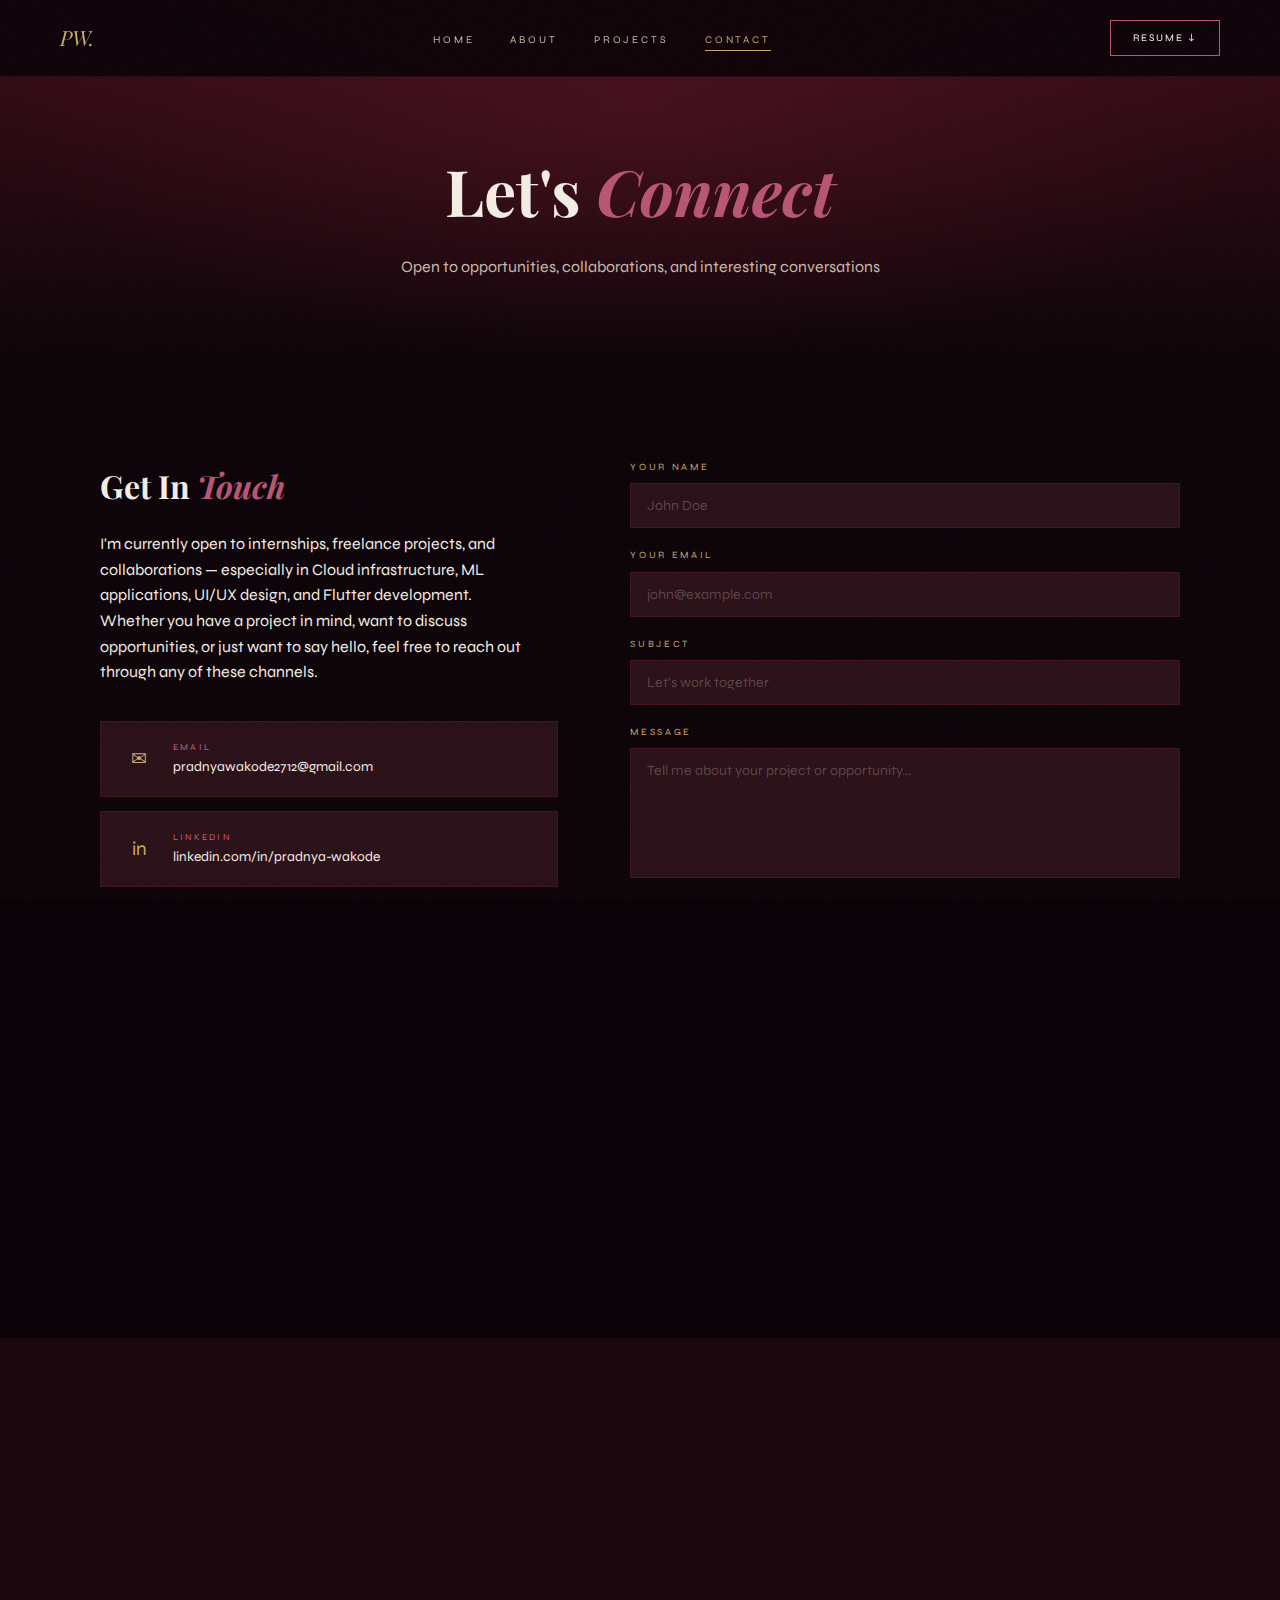
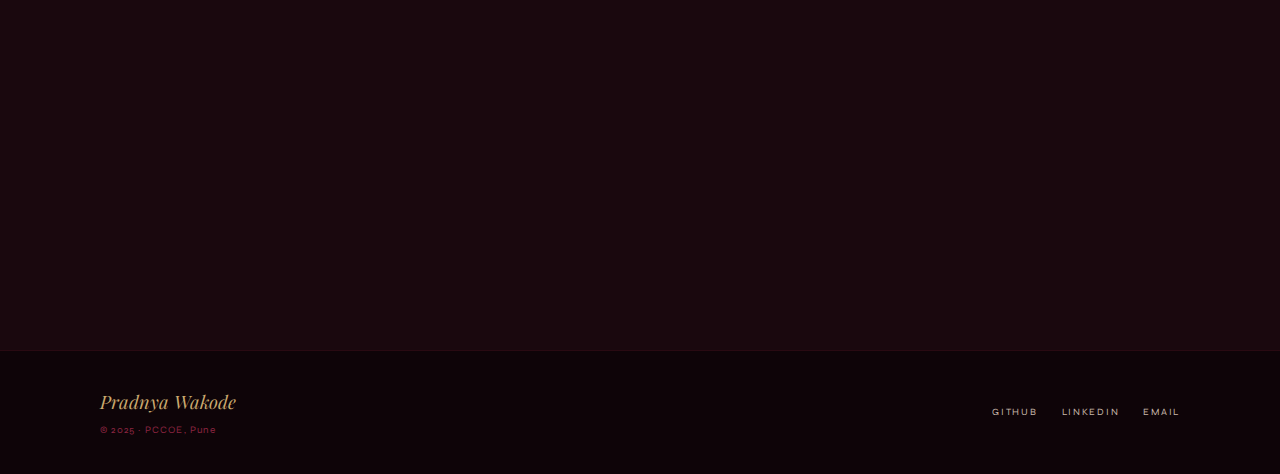
<file: Portfolio_Website/contact.html>
<!DOCTYPE html>
<html lang="en">
<head>
<meta charset="UTF-8">
<meta name="viewport" content="width=device-width, initial-scale=1.0">
<title>Contact — Pradnya Wakode</title>
<link rel="preconnect" href="https://fonts.googleapis.com">
<link href="https://fonts.googleapis.com/css2?family=Playfair+Display:ital,wght@0,400;0,700;1,400&family=Syne:wght@400;500;600&family=JetBrains+Mono:wght@300;400&display=swap" rel="stylesheet">
<link rel="stylesheet" href="style.css">
</head>
<body>
<div class="grain"></div>

<!-- NAV -->
<nav>
  <div class="nav-logo">PW.</div>
  <ul class="nav-links">
    <li><a href="index.html">Home</a></li>
    <li><a href="about.html">About</a></li>
    <li><a href="projects.html">Projects</a></li>
    <li><a href="contact.html" class="active">Contact</a></li>
  </ul>
  <a href="Pradnya_Resume (1).pdf" download class="nav-cta">Resume ↓</a>
</nav>

<!-- PAGE HEADER -->
<section class="page-header">
  <div class="container">
    <div class="page-header-content reveal">
      <h1>Let's <em>Connect</em></h1>
      <p>Open to opportunities, collaborations, and interesting conversations</p>
    </div>
  </div>
</section>

<!-- CONTACT SECTION -->
<section class="section">
  <div class="container">
    <div class="contact-layout">
      
      <div class="contact-info">
        <div class="reveal">
          <h2>Get In <em>Touch</em></h2>
          <p>I'm currently open to internships, freelance projects, and collaborations — especially in Cloud infrastructure, ML applications, UI/UX design, and Flutter development.</p>
          <p>Whether you have a project in mind, want to discuss opportunities, or just want to say hello, feel free to reach out through any of these channels.</p>
        </div>

        <div class="contact-cards">
          <a href="mailto:pradnyawakode2712@gmail.com" class="contact-card reveal">
            <div class="contact-card-icon">✉</div>
            <div class="contact-card-content">
              <div class="contact-card-label">Email</div>
              <div class="contact-card-value">pradnyawakode2712@gmail.com</div>
            </div>
          </a>

          <a href="https://linkedin.com/in/pradnya-wakode" target="_blank" class="contact-card reveal">
            <div class="contact-card-icon">in</div>
            <div class="contact-card-content">
              <div class="contact-card-label">LinkedIn</div>
              <div class="contact-card-value">linkedin.com/in/pradnya-wakode</div>
            </div>
          </a>

          <a href="https://github.com/Pradnya1227" target="_blank" class="contact-card reveal">
            <div class="contact-card-icon">⌥</div>
            <div class="contact-card-content">
              <div class="contact-card-label">GitHub</div>
              <div class="contact-card-value">github.com/Pradnya1227</div>
            </div>
          </a>
        </div>

        <div class="contact-availability reveal">
          <h3>Availability</h3>
          <div class="availability-item">
            <span class="availability-icon">🎓</span>
            <div>
              <strong>Current Status</strong>
              <p>B.Tech Student at PCCOE, Pune (Graduating 2027)</p>
            </div>
          </div>
          <div class="availability-item">
            <span class="availability-icon">💼</span>
            <div>
              <strong>Looking For</strong>
              <p>Summer internships, part-time projects, and collaborative opportunities</p>
            </div>
          </div>
          <div class="availability-item">
            <span class="availability-icon">🌍</span>
            <div>
              <strong>Location</strong>
              <p>Pune, India (Open to remote work)</p>
            </div>
          </div>
        </div>
      </div>

      <div class="contact-form-wrapper">
        <form class="contact-form" id="contactForm">
          <div class="form-field reveal">
            <label for="name">Your Name</label>
            <input type="text" id="name" name="name" placeholder="John Doe" required>
          </div>

          <div class="form-field reveal">
            <label for="email">Your Email</label>
            <input type="email" id="email" name="email" placeholder="john@example.com" required>
          </div>

          <div class="form-field reveal">
            <label for="subject">Subject</label>
            <input type="text" id="subject" name="subject" placeholder="Let's work together" required>
          </div>

          <div class="form-field reveal">
            <label for="message">Message</label>
            <textarea id="message" name="message" rows="6" placeholder="Tell me about your project or opportunity..." required></textarea>
          </div>

          <button type="submit" class="form-submit reveal">
            Send Message →
          </button>

          <div class="form-status" id="formStatus"></div>
        </form>
      </div>

    </div>
  </div>
</section>

<!-- RESUME DOWNLOAD -->
<section class="section section-alt">
  <div class="container">
    <div class="resume-download reveal">
      <div class="resume-icon">📄</div>
      <h2>Download My <em>Resume</em></h2>
      <p>Full details on education, experience, certifications, and technical skills</p>
      <a href="Pradnya_Resume (1).pdf" download class="btn-primary">
        ↓ Download Resume (PDF)
      </a>
    </div>
  </div>
</section>

<!-- FOOTER -->
<footer>
  <div class="container">
    <div class="footer-content">
      <div class="footer-left">
        <div class="footer-logo">Pradnya Wakode</div>
        <p class="footer-copy">© 2025 · PCCOE, Pune</p>
      </div>
      <div class="footer-links">
        <a href="https://github.com/Pradnya1227" target="_blank">GitHub</a>
        <a href="https://linkedin.com/in/pradnya-wakode" target="_blank">LinkedIn</a>
        <a href="mailto:pradnyawakode2712@gmail.com">Email</a>
      </div>
    </div>
  </div>
</footer>

<script src="script.js"></script>
</body>
</html>
</file>
<file: Portfolio_Website/style.css>
/* ═══════════════════════════════════════════════════════════
   PORTFOLIO STYLESHEET — Pradnya Wakode
   ═══════════════════════════════════════════════════════════ */

:root {
  --wine:       #6B1A2B;
  --wine-deep:  #3D0C17;
  --wine-mid:   #8B2540;
  --wine-lit:   #B85575;
  --wine-glow:  #C4607A;
  --gold:       #C9A96E;
  --gold-lit:   #E8D5A3;
  --cream:      #F4EDE4;
  --cream-dim:  #C8B8AA;
  --ink:        #0E0408;
  --ink-mid:    #1A080E;
  --ink-soft:   #2A1018;
  --blush:      #D4879A;
  --bg:         #0C0308;
  --tag-bg:     rgba(107,26,43,0.22);
  --tag-border: rgba(184,85,117,0.4);
}

/* ─── RESET & BASE ─────────────────────────────────────── */
*, *::before, *::after { box-sizing: border-box; margin: 0; padding: 0; }
html { scroll-behavior: smooth; }
body {
  background: var(--bg);
  color: var(--cream);
  font-family: 'Syne', sans-serif;
  font-weight: 400;
  line-height: 1.6;
  overflow-x: hidden;
}
img { max-width: 100%; display: block; }
a { text-decoration: none; color: inherit; }

/* ─── SCROLLBAR ─────────────────────────────────────────── */
::-webkit-scrollbar { width: 5px; }
::-webkit-scrollbar-track { background: var(--ink); }
::-webkit-scrollbar-thumb { background: var(--wine); border-radius: 3px; }

/* ─── GRAIN TEXTURE ─────────────────────────────────────── */
.grain {
  position: fixed; inset: 0; z-index: 1000; pointer-events: none; opacity: 0.03;
  background-image: url("data:image/svg+xml,%3Csvg viewBox='0 0 512 512' xmlns='http://www.w3.org/2000/svg'%3E%3Cfilter id='n'%3E%3CfeTurbulence type='fractalNoise' baseFrequency='0.85' numOctaves='4' stitchTiles='stitch'/%3E%3C/filter%3E%3Crect width='100%25' height='100%25' filter='url(%23n)'/%3E%3C/svg%3E");
  background-size: 200px 200px;
}

/* ─── CONTAINER ─────────────────────────────────────────── */
.container {
  max-width: 1200px;
  margin: 0 auto;
  padding: 0 60px;
}

/* ─── NAVIGATION ───────────────────────────────────────── */
nav {
  position: fixed; top: 0; left: 0; right: 0; z-index: 500;
  display: flex; align-items: center; justify-content: space-between;
  padding: 20px 60px;
  background: rgba(12,3,8,0.94);
  backdrop-filter: blur(14px);
  border-bottom: 1px solid rgba(107,26,43,0.3);
}
.nav-logo {
  font-family: 'Playfair Display', serif;
  font-size: 1.3rem; font-style: italic;
  color: var(--gold);
}
.nav-links {
  display: flex; gap: 36px; list-style: none;
}
.nav-links a {
  font-size: 0.64rem; letter-spacing: 0.28em;
  text-transform: uppercase; color: var(--cream-dim);
  transition: color 0.3s; position: relative;
}
.nav-links a::after {
  content: ''; position: absolute;
  bottom: -5px; left: 0; right: 0; height: 1px;
  background: var(--gold);
  transform: scaleX(0); transform-origin: left;
  transition: transform 0.35s;
}
.nav-links a:hover,
.nav-links a.active { color: var(--gold); }
.nav-links a:hover::after,
.nav-links a.active::after { transform: scaleX(1); }
.nav-cta {
  padding: 9px 22px;
  border: 1px solid var(--wine-lit);
  font-size: 0.63rem; letter-spacing: 0.2em;
  text-transform: uppercase; color: var(--cream);
  transition: background 0.3s, transform 0.2s;
}
.nav-cta:hover {
  background: var(--wine);
  transform: translateY(-1px);
}

/* ─── HERO SECTION (HOME) ──────────────────────────────── */
#hero {
  min-height: 100vh;
  display: grid; grid-template-columns: 1.1fr 0.9fr;
  padding-top: 80px; position: relative; overflow: hidden;
}
.hero-blob {
  position: absolute; border-radius: 50%;
  filter: blur(90px); pointer-events: none;
}
.hero-blob-1 {
  width: 520px; height: 520px; top: 4%; left: -14%;
  background: radial-gradient(circle, rgba(107,26,43,0.32) 0%, transparent 70%);
}
.hero-blob-2 {
  width: 340px; height: 340px; bottom: 6%; right: 6%;
  background: radial-gradient(circle, rgba(201,169,110,0.1) 0%, transparent 70%);
}
.hero-left {
  display: flex; flex-direction: column; justify-content: center;
  padding: 80px 0; position: relative; z-index: 2;
}
.hero-eyebrow {
  font-family: 'JetBrains Mono', monospace;
  font-size: 0.7rem; letter-spacing: 0.2em;
  color: var(--wine-glow); margin-bottom: 20px;
  opacity: 0; animation: fadeUp 0.8s 0.2s forwards;
}
.hero-eyebrow span { color: var(--gold); }
.hero-greeting {
  font-family: 'JetBrains Mono', monospace;
  font-size: 0.8rem; color: var(--cream-dim);
  margin-bottom: 8px;
  opacity: 0; animation: fadeUp 0.8s 0.35s forwards;
}
.hero-name {
  font-family: 'Playfair Display', serif;
  font-size: clamp(3.4rem, 5.5vw, 6.2rem);
  font-weight: 700; line-height: 0.95;
  color: var(--cream); margin-bottom: 6px;
  opacity: 0; animation: fadeUp 0.9s 0.5s forwards;
}
.hero-name em {
  font-style: italic; color: var(--wine-lit); display: block;
}
.hero-role {
  font-family: 'JetBrains Mono', monospace;
  font-size: 0.85rem; color: var(--gold);
  margin: 22px 0 26px; min-height: 1.5em;
  opacity: 0; animation: fadeUp 0.9s 0.7s forwards;
}
.hero-role::before {
  content: '> '; color: var(--wine-glow);
}
.hero-intro {
  font-size: 0.95rem; line-height: 1.9;
  color: var(--cream-dim); max-width: 460px;
  margin-bottom: 16px;
  opacity: 0; animation: fadeUp 0.9s 0.85s forwards;
}
.hero-college {
  font-family: 'JetBrains Mono', monospace;
  font-size: 0.7rem; color: var(--blush);
  letter-spacing: 0.08em; margin-bottom: 38px;
  opacity: 0; animation: fadeUp 0.9s 0.95s forwards;
}
.hero-college span { color: var(--gold); }
.hero-buttons {
  display: flex; gap: 14px; flex-wrap: wrap;
  opacity: 0; animation: fadeUp 0.9s 1.1s forwards;
}

/* Hero Card */
.hero-right {
  position: relative; display: flex;
  align-items: center; justify-content: center;
}
.hero-visual {
  position: relative; width: 330px; height: 410px;
}
.hero-card {
  position: absolute; inset: 0;
  border: 1px solid rgba(107,26,43,0.5);
  background: linear-gradient(135deg, var(--wine-deep) 0%, var(--ink-mid) 100%);
  display: flex; flex-direction: column;
  align-items: center; justify-content: center;
  gap: 14px; overflow: hidden;
}
.hero-card::before {
  content: ''; position: absolute;
  top: -50px; right: -50px;
  width: 180px; height: 180px;
  background: radial-gradient(circle, rgba(107,26,43,0.75) 0%, transparent 70%);
}
.hero-card::after {
  content: ''; position: absolute;
  bottom: -50px; left: -50px;
  width: 180px; height: 180px;
  background: radial-gradient(circle, rgba(201,169,110,0.14) 0%, transparent 70%);
}
.card-art {
  position: absolute; top: 12px; right: 12px;
  opacity: 0.14; width: 58px; height: 58px;
}
.hero-avatar {
  width: 86px; height: 86px; border-radius: 50%;
  border: 2px solid var(--wine-lit);
  background: linear-gradient(135deg, var(--wine) 0%, var(--wine-deep) 100%);
  display: flex; align-items: center; justify-content: center;
  font-family: 'Playfair Display', serif;
  font-size: 2.1rem; font-style: italic;
  color: var(--gold); position: relative; z-index: 1;
}
.hero-card-name {
  font-family: 'Playfair Display', serif;
  font-style: italic; font-size: 1.02rem;
  color: var(--cream); position: relative; z-index: 1;
}
.hero-card-sub {
  font-family: 'JetBrains Mono', monospace;
  font-size: 0.57rem; letter-spacing: 0.18em;
  text-transform: uppercase; color: var(--wine-glow);
  position: relative; z-index: 1;
}
.hero-tags {
  display: flex; flex-wrap: wrap; gap: 5px;
  justify-content: center; padding: 0 18px;
  position: relative; z-index: 1;
}
.hero-tag {
  font-family: 'JetBrains Mono', monospace;
  font-size: 0.58rem; padding: 3px 9px;
  border: 1px solid var(--tag-border);
  background: var(--tag-bg); color: var(--blush);
}
.hfc {
  position: absolute; width: 22px; height: 22px;
  border-color: var(--gold); border-style: solid; border-width: 0;
}
.hfc-tl { top: -3px; left: -3px; border-top-width: 2px; border-left-width: 2px; }
.hfc-tr { top: -3px; right: -3px; border-top-width: 2px; border-right-width: 2px; }
.hfc-bl { bottom: -3px; left: -3px; border-bottom-width: 2px; border-left-width: 2px; }
.hfc-br { bottom: -3px; right: -3px; border-bottom-width: 2px; border-right-width: 2px; }

/* ─── BUTTONS ───────────────────────────────────────────── */
.btn-primary {
  display: inline-flex; align-items: center; gap: 10px;
  padding: 13px 30px;
  background: var(--wine); border: 1px solid var(--wine-lit);
  color: var(--cream); font-size: 0.7rem;
  letter-spacing: 0.2em; text-transform: uppercase;
  transition: background 0.3s, transform 0.2s;
}
.btn-primary:hover {
  background: var(--wine-mid);
  transform: translateY(-2px);
}
.btn-outline {
  display: inline-flex; align-items: center; gap: 10px;
  padding: 13px 30px;
  border: 1px solid rgba(201,169,110,0.5);
  color: var(--gold); font-size: 0.7rem;
  letter-spacing: 0.2em; text-transform: uppercase;
  transition: border-color 0.3s, background 0.3s, transform 0.2s;
}
.btn-outline:hover {
  border-color: var(--gold);
  background: rgba(201,169,110,0.08);
  transform: translateY(-2px);
}

/* ─── SECTIONS ──────────────────────────────────────────── */
.section {
  padding: 100px 0;
}
.section-alt {
  background: var(--ink-mid);
}
.section-head {
  display: flex; align-items: baseline; gap: 18px;
  margin-bottom: 48px;
}
.section-label {
  font-size: 0.6rem; letter-spacing: 0.35em;
  text-transform: uppercase; color: var(--gold);
}
.section-line {
  flex: 1; height: 1px;
  background: rgba(107,26,43,0.4);
}
.section-title {
  font-family: 'Playfair Display', serif;
  font-size: clamp(2rem, 3.5vw, 3rem);
  color: var(--cream); margin-bottom: 16px;
}
.section-title em {
  font-style: italic; color: var(--wine-lit);
}

/* ─── PAGE HEADER ───────────────────────────────────────── */
.page-header {
  padding: 140px 0 80px;
  text-align: center;
  background: linear-gradient(to bottom, var(--wine-deep), var(--bg));
  position: relative;
}
.page-header::before {
  content: '';
  position: absolute; inset: 0;
  background: radial-gradient(ellipse at 50% 30%, rgba(107,26,43,0.35) 0%, transparent 70%);
}
.page-header-content {
  position: relative; z-index: 1;
}
.page-header h1 {
  font-family: 'Playfair Display', serif;
  font-size: clamp(2.8rem, 5vw, 4.5rem);
  color: var(--cream); margin-bottom: 12px;
}
.page-header h1 em {
  font-style: italic; color: var(--wine-lit);
}
.page-header p {
  font-size: 1rem; color: var(--cream-dim);
}

/* ─── STATS SECTION ─────────────────────────────────────── */
.stats-section {
  padding: 60px 0;
  background: var(--ink-mid);
  border-top: 1px solid rgba(107,26,43,0.3);
  border-bottom: 1px solid rgba(107,26,43,0.3);
}
.stats-grid {
  display: grid;
  grid-template-columns: repeat(4, 1fr);
  gap: 32px;
}
.stat-card {
  text-align: center;
  padding: 28px 20px;
  background: var(--ink-soft);
  border: 1px solid rgba(107,26,43,0.35);
  transition: border-color 0.3s, transform 0.3s;
}
.stat-card:hover {
  border-color: var(--wine-lit);
  transform: translateY(-3px);
}
.stat-num {
  font-family: 'Playfair Display', serif;
  font-size: 2.4rem; font-weight: 700;
  color: var(--gold); line-height: 1;
}
.stat-label {
  font-size: 0.68rem; letter-spacing: 0.2em;
  text-transform: uppercase; color: var(--wine-glow);
  margin-top: 8px;
}

/* ─── SKILLS PREVIEW ────────────────────────────────────── */
.skills-preview {
  display: grid;
  grid-template-columns: repeat(3, 1fr);
  gap: 28px; margin-bottom: 48px;
}
.skill-group h3 {
  font-size: 0.72rem; letter-spacing: 0.25em;
  text-transform: uppercase; color: var(--gold);
  margin-bottom: 16px;
}
.skill-tags {
  display: flex; flex-wrap: wrap; gap: 8px;
}
.skill-tag {
  font-family: 'JetBrains Mono', monospace;
  font-size: 0.7rem; padding: 6px 13px;
  border: 1px solid var(--tag-border);
  background: var(--tag-bg); color: var(--cream-dim);
  transition: background 0.25s, color 0.25s, border-color 0.25s;
  cursor: default;
}
.skill-tag:hover {
  background: rgba(107,26,43,0.5);
  color: var(--blush);
  border-color: var(--wine-lit);
}
.cta-center {
  text-align: center;
}

/* ─── FEATURED PROJECT (HOME) ──────────────────────────── */
.featured-project {
  display: grid;
  grid-template-columns: 1.2fr 1fr;
  gap: 48px; align-items: center;
}
.featured-img {
  position: relative;
}
.featured-img img {
  width: 100%; height: 400px;
  object-fit: cover;
  filter: saturate(0.5) brightness(0.6) sepia(0.35);
  border: 1px solid rgba(107,26,43,0.4);
  transition: filter 0.5s;
}
.featured-project:hover .featured-img img {
  filter: saturate(0.7) brightness(0.7) sepia(0.2);
}
.featured-content h3 {
  font-family: 'Playfair Display', serif;
  font-size: 1.8rem; color: var(--cream);
  margin: 16px 0 14px;
}
.featured-content p {
  font-size: 0.9rem; line-height: 1.85;
  color: var(--cream-dim); margin-bottom: 28px;
}
.project-tags {
  display: flex; gap: 8px; flex-wrap: wrap;
  margin-bottom: 14px;
}
.project-tag {
  font-family: 'JetBrains Mono', monospace;
  font-size: 0.58rem; padding: 4px 10px;
  border: 1px solid var(--tag-border);
  background: var(--tag-bg); color: var(--wine-glow);
}
.project-tag.featured-tag {
  background: rgba(201,169,110,0.15);
  border-color: var(--gold);
  color: var(--gold);
}
.project-links {
  display: flex; gap: 14px; flex-wrap: wrap;
}

/* ─── CTA SECTION ───────────────────────────────────────── */
.cta-section {
  padding: 100px 0;
  text-align: center;
  background: linear-gradient(160deg, var(--wine-deep) 0%, var(--ink) 100%);
  position: relative;
}
.cta-section::before {
  content: '';
  position: absolute; inset: 0;
  background: radial-gradient(ellipse at 50% 50%, rgba(107,26,43,0.35) 0%, transparent 70%);
}
.cta-content {
  position: relative; z-index: 1;
}
.cta-content h2 {
  font-family: 'Playfair Display', serif;
  font-size: clamp(2rem, 3.5vw, 3rem);
  color: var(--cream); margin-bottom: 16px;
}
.cta-content h2 em {
  font-style: italic; color: var(--wine-lit);
}
.cta-content p {
  font-size: 1rem; color: var(--cream-dim);
  margin-bottom: 36px;
}
.cta-buttons {
  display: flex; gap: 16px;
  justify-content: center; flex-wrap: wrap;
}

/* ─── ABOUT PAGE ────────────────────────────────────────── */
.about-grid {
  display: grid;
  grid-template-columns: 1.5fr 1fr;
  gap: 64px; align-items: start;
}
.about-text {
  display: flex; flex-direction: column; gap: 32px;
}
.content-title {
  font-family: 'Playfair Display', serif;
  font-size: 2rem; color: var(--cream);
  margin-bottom: 20px;
}
.content-title em {
  font-style: italic; color: var(--wine-lit);
}
.about-text p {
  font-size: 0.94rem; line-height: 1.92;
  color: var(--cream-dim); margin-bottom: 18px;
}
.about-text p strong {
  color: var(--blush); font-weight: 600;
}

/* Interests */
.interests-section h3 {
  font-size: 0.68rem; letter-spacing: 0.28em;
  text-transform: uppercase; color: var(--gold);
  margin-bottom: 20px;
}
.interests-grid {
  display: grid;
  grid-template-columns: 1fr 1fr;
  gap: 18px;
}
.interest-item {
  display: flex; gap: 14px;
  padding: 16px 18px;
  background: var(--ink-soft);
  border: 1px solid rgba(107,26,43,0.3);
  border-left: 3px solid var(--wine-lit);
  transition: background 0.3s;
}
.interest-item:hover {
  background: rgba(107,26,43,0.15);
}
.interest-icon {
  font-size: 1.6rem;
  line-height: 1;
}
.interest-item h4 {
  font-size: 0.85rem; color: var(--cream);
  margin-bottom: 4px;
}
.interest-item p {
  font-size: 0.75rem; color: var(--cream-dim);
  line-height: 1.5; margin: 0;
}

/* Sidebar */
.about-sidebar {
  display: flex; flex-direction: column; gap: 24px;
}
.sidebar-card {
  padding: 28px 26px;
  background: var(--ink-soft);
  border: 1px solid rgba(107,26,43,0.35);
}
.sidebar-card h3 {
  font-size: 0.68rem; letter-spacing: 0.28em;
  text-transform: uppercase; color: var(--gold);
  margin-bottom: 20px;
}

/* Education Timeline */
.edu-timeline {
  display: flex; flex-direction: column; gap: 20px;
}
.edu-item {
  padding-bottom: 20px;
  border-bottom: 1px solid rgba(107,26,43,0.25);
}
.edu-item:last-child {
  border-bottom: none; padding-bottom: 0;
}
.edu-year {
  font-family: 'JetBrains Mono', monospace;
  font-size: 0.62rem; color: var(--wine-glow);
  margin-bottom: 6px;
}
.edu-degree {
  font-size: 0.9rem; font-weight: 600;
  color: var(--cream); margin-bottom: 4px;
}
.edu-school {
  font-size: 0.8rem; color: var(--cream-dim);
  line-height: 1.5; margin-bottom: 4px;
}
.edu-score {
  font-family: 'JetBrains Mono', monospace;
  font-size: 0.7rem; color: var(--gold);
}

/* Certifications */
.cert-list {
  list-style: none;
  display: flex; flex-direction: column; gap: 10px;
}
.cert-list li {
  padding-left: 18px;
  font-size: 0.82rem; color: var(--cream-dim);
  line-height: 1.5;
  position: relative;
}
.cert-list li::before {
  content: '';
  position: absolute; left: 0; top: 8px;
  width: 5px; height: 5px; border-radius: 50%;
  background: var(--wine-lit);
}

/* GitHub Chart */
.github-chart {
  width: 100%; border-radius: 2px;
  margin-bottom: 14px;
}
.github-link {
  display: inline-flex; align-items: center; gap: 8px;
  font-size: 0.66rem; letter-spacing: 0.2em;
  text-transform: uppercase; color: var(--gold);
  transition: color 0.3s;
}
.github-link:hover {
  color: var(--blush);
}

/* Skills Grid (About Page) */
.skills-grid {
  display: grid;
  grid-template-columns: repeat(2, 1fr);
  gap: 24px;
}
.skill-block {
  padding: 28px 26px;
  background: var(--ink-soft);
  border: 1px solid rgba(107,26,43,0.3);
  position: relative; overflow: hidden;
  transition: border-color 0.3s;
}
.skill-block::before {
  content: '';
  position: absolute; top: 0; left: 0;
  width: 3px; height: 0;
  background: var(--wine-lit);
  transition: height 0.4s;
}
.skill-block:hover {
  border-color: rgba(184,85,117,0.5);
}
.skill-block:hover::before {
  height: 100%;
}
.skill-block h3 {
  font-size: 0.68rem; letter-spacing: 0.28em;
  text-transform: uppercase; color: var(--gold);
  margin-bottom: 16px;
}

/* ─── PROJECTS PAGE ─────────────────────────────────────── */
.projects-showcase {
  display: flex; flex-direction: column; gap: 80px;
}
.project-showcase {
  display: grid;
  grid-template-columns: 1.1fr 1fr;
  gap: 56px; align-items: start;
}
.project-showcase:nth-child(even) {
  grid-template-columns: 1fr 1.1fr;
}
.project-showcase:nth-child(even) .project-showcase-img {
  order: 2;
}
.project-showcase:nth-child(even) .project-showcase-content {
  order: 1;
}
.project-showcase-img {
  position: relative;
}
.project-showcase-img img {
  width: 100%; height: 420px;
  object-fit: cover;
  filter: saturate(0.48) brightness(0.58) sepia(0.35);
  border: 1px solid rgba(107,26,43,0.4);
  transition: filter 0.5s;
}
.project-showcase:hover .project-showcase-img img {
  filter: saturate(0.7) brightness(0.72) sepia(0.2);
}
.project-overlay {
  position: absolute; top: 16px; left: 16px;
  background: var(--wine);
  padding: 8px 16px;
}
.project-number {
  font-family: 'JetBrains Mono', monospace;
  font-size: 0.62rem; letter-spacing: 0.2em;
  color: var(--cream);
}
.project-showcase-content h2 {
  font-family: 'Playfair Display', serif;
  font-size: 1.9rem; color: var(--cream);
  margin: 14px 0 16px;
}
.project-description {
  font-size: 0.92rem; line-height: 1.85;
  color: var(--cream-dim); margin-bottom: 32px;
}
.project-details {
  display: flex; flex-direction: column; gap: 24px;
  margin-bottom: 32px;
}
.project-detail-section h4 {
  font-size: 0.64rem; letter-spacing: 0.28em;
  text-transform: uppercase; color: var(--gold);
  margin-bottom: 10px;
}
.project-detail-section p {
  font-size: 0.86rem; line-height: 1.8;
  color: var(--cream-dim);
  padding-left: 16px;
  border-left: 2px solid rgba(107,26,43,0.4);
}

/* More Projects Teaser */
.more-projects-teaser {
  text-align: center; padding: 60px 0;
}
.more-projects-teaser h2 {
  font-family: 'Playfair Display', serif;
  font-size: 2.2rem; color: var(--cream);
  margin-bottom: 16px;
}
.more-projects-teaser h2 em {
  font-style: italic; color: var(--wine-lit);
}
.more-projects-teaser > p {
  font-size: 0.92rem; color: var(--cream-dim);
  max-width: 600px; margin: 0 auto 48px;
}
.teaser-cards {
  display: grid;
  grid-template-columns: repeat(3, 1fr);
  gap: 24px; margin-top: 40px;
}
.teaser-card {
  padding: 32px 24px;
  background: var(--ink-soft);
  border: 1px solid rgba(107,26,43,0.35);
  text-align: center;
  transition: border-color 0.3s, transform 0.3s;
}
.teaser-card:hover {
  border-color: var(--wine-lit);
  transform: translateY(-4px);
}
.teaser-icon {
  font-size: 2.4rem; display: block;
  margin-bottom: 16px;
}
.teaser-card h3 {
  font-size: 1rem; color: var(--cream);
  margin-bottom: 8px;
}
.teaser-card p {
  font-size: 0.8rem; color: var(--cream-dim);
  margin-bottom: 14px;
}
.teaser-status {
  display: inline-block;
  font-family: 'JetBrains Mono', monospace;
  font-size: 0.58rem; letter-spacing: 0.18em;
  text-transform: uppercase;
  padding: 4px 10px;
  border: 1px solid var(--wine-mid);
  background: var(--tag-bg);
  color: var(--wine-glow);
}

/* ─── CONTACT PAGE ──────────────────────────────────────── */
.contact-layout {
  display: grid;
  grid-template-columns: 1fr 1.2fr;
  gap: 72px; align-items: start;
}
.contact-info h2 {
  font-family: 'Playfair Display', serif;
  font-size: 2rem; color: var(--cream);
  margin-bottom: 20px;
}
.contact-info h2 em {
  font-style: italic; color: var(--wine-lit);
}
.contact-info > p {
  font-size: 0.9rem; line-height: 1.88;
  color: var(--cream-dim); margin-bottom: 16px;
}
.contact-cards {
  display: flex; flex-direction: column; gap: 14px;
  margin: 36px 0;
}
.contact-card {
  display: flex; gap: 16px; align-items: center;
  padding: 18px 20px;
  background: var(--ink-soft);
  border: 1px solid rgba(107,26,43,0.35);
  transition: border-color 0.3s, background 0.3s;
}
.contact-card:hover {
  border-color: var(--wine-lit);
  background: rgba(107,26,43,0.2);
}
.contact-card-icon {
  font-size: 1.2rem; width: 36px;
  text-align: center; color: var(--gold);
}
.contact-card-label {
  font-size: 0.56rem; letter-spacing: 0.25em;
  text-transform: uppercase; color: var(--wine-glow);
}
.contact-card-value {
  font-size: 0.86rem; color: var(--cream);
  margin-top: 2px;
}

/* Availability */
.contact-availability {
  margin-top: 36px;
}
.contact-availability h3 {
  font-size: 0.68rem; letter-spacing: 0.28em;
  text-transform: uppercase; color: var(--gold);
  margin-bottom: 20px;
}
.availability-item {
  display: flex; gap: 14px;
  margin-bottom: 18px;
}
.availability-icon {
  font-size: 1.4rem;
}
.availability-item strong {
  display: block;
  font-size: 0.8rem; color: var(--cream);
  margin-bottom: 4px;
}
.availability-item p {
  font-size: 0.78rem; color: var(--cream-dim);
  line-height: 1.6; margin: 0;
}

/* Contact Form */
.contact-form {
  display: flex; flex-direction: column; gap: 20px;
}
.form-field {
  display: flex; flex-direction: column; gap: 8px;
}
.form-field label {
  font-size: 0.6rem; letter-spacing: 0.28em;
  text-transform: uppercase; color: var(--gold);
}
.form-field input,
.form-field textarea {
  background: var(--ink-soft);
  border: 1px solid rgba(107,26,43,0.4);
  color: var(--cream);
  padding: 13px 16px;
  font-family: 'Syne', sans-serif;
  font-size: 0.88rem;
  outline: none;
  transition: border-color 0.3s;
  resize: none;
}
.form-field input:focus,
.form-field textarea:focus {
  border-color: var(--wine-lit);
}
.form-field input::placeholder,
.form-field textarea::placeholder {
  color: rgba(200,184,170,0.32);
}
.form-submit {
  align-self: flex-start;
  padding: 14px 40px;
  background: var(--wine);
  border: 1px solid var(--wine-lit);
  color: var(--cream);
  font-family: 'Syne', sans-serif;
  font-size: 0.7rem;
  letter-spacing: 0.22em;
  text-transform: uppercase;
  cursor: pointer;
  transition: background 0.3s, transform 0.2s;
}
.form-submit:hover {
  background: var(--wine-mid);
  transform: translateY(-2px);
}
.form-status {
  font-size: 0.82rem;
  padding: 12px 16px;
  border-radius: 4px;
  margin-top: 12px;
  display: none;
}
.form-status.success {
  display: block;
  background: rgba(107,26,43,0.3);
  border: 1px solid var(--wine-lit);
  color: var(--gold);
}
.form-status.error {
  display: block;
  background: rgba(139,37,64,0.3);
  border: 1px solid var(--wine-mid);
  color: var(--blush);
}

/* Resume Download Section */
.resume-download {
  text-align: center;
  padding: 60px 40px;
}
.resume-icon {
  font-size: 4rem;
  margin-bottom: 20px;
}
.resume-download h2 {
  font-family: 'Playfair Display', serif;
  font-size: 2.2rem; color: var(--cream);
  margin-bottom: 12px;
}
.resume-download h2 em {
  font-style: italic; color: var(--wine-lit);
}
.resume-download p {
  font-size: 0.9rem; color: var(--cream-dim);
  margin-bottom: 32px;
}

/* ─── FOOTER ────────────────────────────────────────────── */
footer {
  padding: 36px 0;
  background: var(--ink);
  border-top: 1px solid rgba(107,26,43,0.3);
}
.footer-content {
  display: flex;
  justify-content: space-between;
  align-items: center;
}
.footer-logo {
  font-family: 'Playfair Display', serif;
  font-size: 1.15rem; font-style: italic;
  color: var(--gold);
}
.footer-copy {
  font-size: 0.62rem; letter-spacing: 0.12em;
  color: var(--wine-mid); margin-top: 6px;
}
.footer-links {
  display: flex; gap: 24px;
}
.footer-links a {
  font-size: 0.6rem; letter-spacing: 0.18em;
  text-transform: uppercase; color: var(--cream-dim);
  transition: color 0.3s;
}
.footer-links a:hover {
  color: var(--gold);
}

/* ─── ANIMATIONS ────────────────────────────────────────── */
@keyframes fadeUp {
  from { opacity: 0; transform: translateY(28px); }
  to   { opacity: 1; transform: translateY(0); }
}
.reveal {
  opacity: 0;
  transform: translateY(30px);
  transition: opacity 0.75s ease, transform 0.75s ease;
}
.reveal.visible {
  opacity: 1;
  transform: translateY(0);
}

/* ─── RESPONSIVE ────────────────────────────────────────── */
@media (max-width: 960px) {
  .container { padding: 0 24px; }
  nav { padding: 16px 24px; }
  .nav-links { gap: 18px; }
  
  #hero { grid-template-columns: 1fr; }
  .hero-right { display: none; }
  .hero-left { padding: 100px 0 60px; }
  
  .stats-grid { grid-template-columns: repeat(2, 1fr); }
  .skills-preview { grid-template-columns: 1fr; }
  .featured-project { grid-template-columns: 1fr; }
  
  .about-grid { grid-template-columns: 1fr; }
  .interests-grid { grid-template-columns: 1fr; }
  .skills-grid { grid-template-columns: 1fr; }
  
  .project-showcase,
  .project-showcase:nth-child(even) {
    grid-template-columns: 1fr;
  }
  .project-showcase:nth-child(even) .project-showcase-img,
  .project-showcase:nth-child(even) .project-showcase-content {
    order: initial;
  }
  .teaser-cards { grid-template-columns: 1fr; }
  
  .contact-layout { grid-template-columns: 1fr; }
  
  .footer-content {
    flex-direction: column;
    gap: 16px; text-align: center;
  }
}

@media (max-width: 600px) {
  .hero-name { font-size: 2.8rem; }
  .page-header h1 { font-size: 2.4rem; }
  .nav-links { gap: 14px; }
  .nav-links a { font-size: 0.58rem; }
}
</file>
